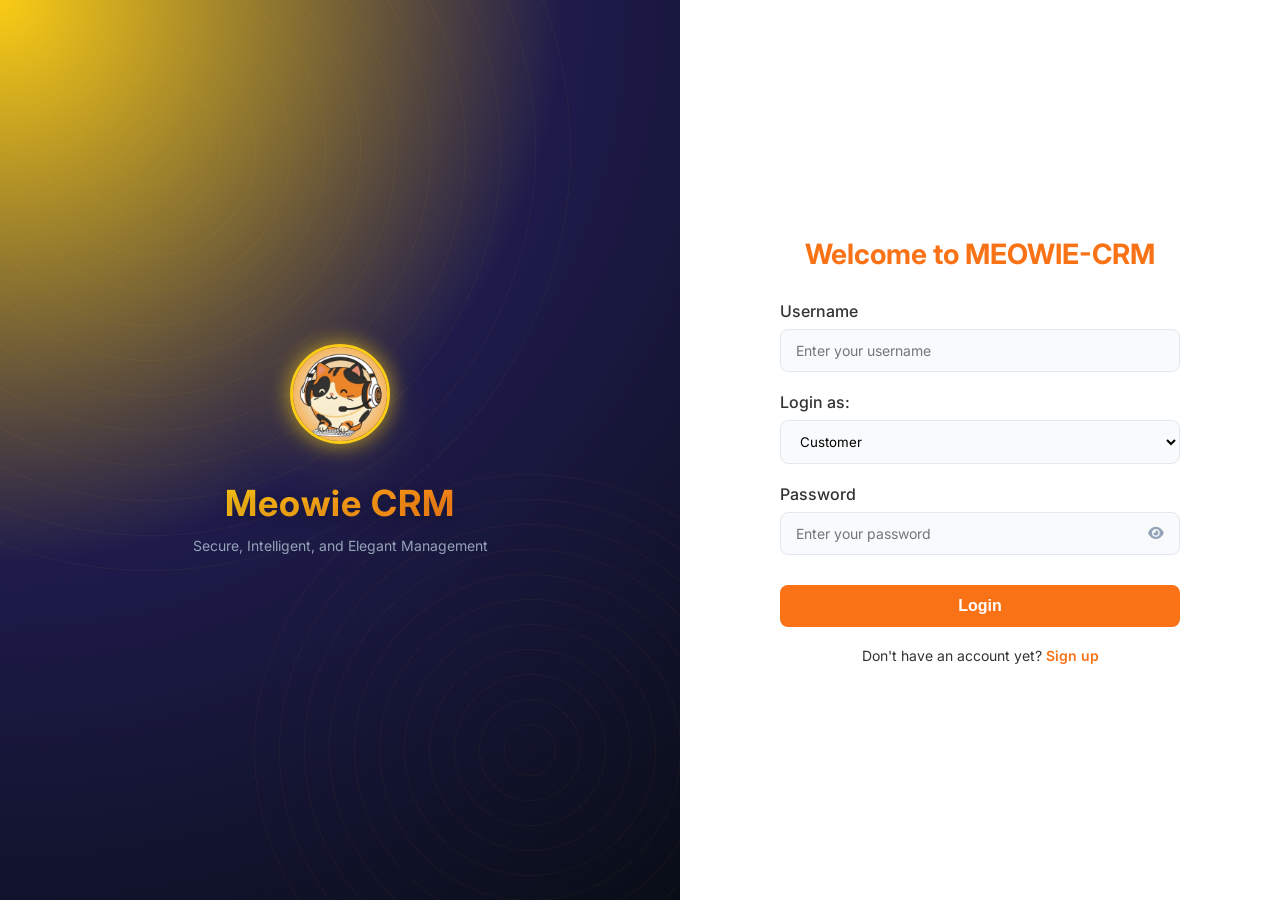
<file: customer.html>
<!DOCTYPE html>
<html lang="en">
<head>
    <meta charset="UTF-8">
    <meta name="viewport" content="width=device-width, initial-scale=1.0">
    <title>Critiq - Customer View</title>
    <link href="https://fonts.googleapis.com/css2?family=Inter:wght@400;500;600;700&display=swap" rel="stylesheet">
    <link rel="stylesheet" href="https://cdnjs.cloudflare.com/ajax/libs/font-awesome/6.4.0/css/all.min.css">
    <link rel="stylesheet" href="customer.css">
</head>
<body class="customer-body">

    <div class="mobile-frame">

        <div class="customer-header">
            <div class="responsive-container header-flex">
                <div style="display: flex; align-items: center; gap: 8px; flex-shrink: 0;">
                    <img src="logo.jpg" alt="MEOWIE-CRM Logo" style="width: 30px; height: 30px; border-radius: 50%; object-fit: cover; border: 1.5px solid var(--customer-accent);">
                    <span style="font-weight: 700; font-size: 13px; color: var(--customer-text); letter-spacing: 0.5px;">MEOWIE-CRM</span>
                </div>
                <input type="text" class="search-bar-mobile" placeholder="Search">
            </div>
        </div>

        <div class="mobile-content">
            
            <!-- Home Tab -->
            <div id="tab-home" class="mobile-tab-content active">
                <div class="responsive-container">
                    <div style="background-color: #eef0f2; border-radius: 12px; padding: 20px; margin-bottom: 20px; display: flex; justify-content: space-between; align-items: center;">
                        <div>
                            <h2 style="margin: 0; font-size: 18px;">New Fruit</h2>
                        </div>
                        <div style="font-size: 40px;">🍐</div>
                    </div>

                    <div class="section-title">
                        <span>Categories</span>
                        <i class="fa-solid fa-chevron-right" style="font-size: 12px; color: var(--customer-muted);"></i>
                    </div>
                    <div class="categories-list">
                        <div class="category-item">
                            <div class="category-icon">🍋</div>
                            <span class="category-name">Fruit</span>
                        </div>
                        <div class="category-item">
                            <div class="category-icon">🥗</div>
                            <span class="category-name">Vegetable</span>
                        </div>
                        <div class="category-item">
                            <div class="category-icon">🥖</div>
                            <span class="category-name">Bread</span>
                        </div>
                        <div class="category-item">
                            <div class="category-icon">🍄</div>
                            <span class="category-name">Mushroom</span>
                        </div>
                    </div>

                    <div class="section-title">
                        <span>Products</span>
                        <i class="fa-solid fa-chevron-right" style="font-size: 12px; color: var(--customer-muted);"></i>
                    </div>
                    <div class="products-grid">
                        <div class="product-card">
                            <div class="product-img" style="background-image: url('sugar_beets.jpg');"></div>
                            <div style="font-size: 11px; color: var(--customer-muted);">Sweet Veggies</div>
                            <div class="product-title">Sugar beet</div>
                            <div class="product-price">$10.99</div>
                        </div>
                        <div class="product-card">
                            <div class="product-img" style="background-image: url('mushroom.jfif    ');"></div>
                            <div style="font-size: 11px; color: var(--customer-muted);">Good Mushroom</div>
                            <div class="product-title">Mushroom</div>
                            <div class="product-price">$10.99</div>
                        </div>
                    </div>
                </div>
            </div>

            <!-- Orders Tab -->
            <div id="tab-orders" class="mobile-tab-content">
                <div class="responsive-container">
                    <div class="section-title">Order #482731</div>
                    <div style="background: var(--customer-card); border-radius: 12px; padding: 15px; border: 1px solid var(--customer-border);">
                        <div style="display: flex; justify-content: space-between; margin-bottom: 10px;">
                            <span style="color: var(--customer-muted);">Date:</span>
                            <span>14/05/2026</span>
                        </div>
                        <div style="display: flex; justify-content: space-between; margin-bottom: 10px;">
                            <span style="color: var(--customer-muted);">Status:</span>
                            <span style="color: #ea580c; font-weight: bold;">Delayed</span>
                        </div>
                        <div style="display: flex; justify-content: space-between; margin-bottom: 10px;">
                            <span style="color: var(--customer-muted);">Total:</span>
                            <span style="font-weight: bold;">$45.97</span>
                        </div>
                        <hr style="border: none; border-top: 1px solid var(--customer-border); margin: 15px 0;">
                        <div style="text-align: center; font-size: 13px; color: var(--customer-muted);">
                            Need help with this order? Use the support tab.
                        </div>
                    </div>
                </div>
            </div>

            <!-- Chat Tab -->
            <div id="tab-chat" class="mobile-tab-content">
                <div class="responsive-container chat-layout-container">
                    <div class="chat-bot-header" style="display: flex; align-items: center; gap: 10px;">
                        <img src="logo.jpg" alt="Support Avatar" style="width: 36px; height: 36px; border-radius: 50%; object-fit: cover; border: 2px solid var(--customer-accent);">
                        <div>
                            <div style="font-weight: 600; font-size: 14px;">Meowie Support</div>
                            <div style="font-size: 12px; color: #34c759;">Active</div>
                        </div>
                    </div>
                    
                    <div class="chat-messages-mobile" id="chat-messages-container">
                        <!-- Messages will appear here when the customer sends one -->
                    </div>
                    
                    <div class="chat-input-mobile">
                        <input type="text" id="mobile-chat-input" placeholder="Message...">
                    </div>
                </div>
            </div>

            <!-- Profile Tab -->
            <div id="tab-profile" class="mobile-tab-content">
                <div class="responsive-container">
                    <!-- Main Profile Menu -->
                    <div id="profile-main-menu">
                        <div class="profile-header-card">
                            <div class="avatar-circle">👤</div>
                            <h2 class="profile-greeting" id="profile-greeting-text">Hey, Customer!</h2>
                            <p class="profile-sub">Welcome back to Meowie CRM</p>
                        </div>

                        <div class="profile-menu-list">
                            <div class="profile-menu-item" id="btn-personal-info">
                                <div class="menu-item-left">
                                    <span class="menu-icon"><i class="fa-regular fa-id-card"></i></span>
                                    <span class="menu-label">Personal info</span>
                                </div>
                                <i class="fa-solid fa-chevron-right menu-arrow"></i>
                            </div>
                            <div class="profile-menu-item" id="btn-dark-mode">
                                <div class="menu-item-left">
                                    <span class="menu-icon"><i class="fa-solid fa-moon"></i></span>
                                    <span class="menu-label">Dark Mode</span>
                                </div>
                                <label class="switch">
                                    <input type="checkbox" id="customer-dark-mode-toggle">
                                    <span class="slider"></span>
                                </label>
                            </div>
                            <div class="profile-menu-item logout-menu-item" id="btn-logout-trigger">
                                <div class="menu-item-left">
                                    <span class="menu-icon"><i class="fa-solid fa-arrow-right-from-bracket"></i></span>
                                    <span class="menu-label">Log out</span>
                                </div>
                                <i class="fa-solid fa-chevron-right menu-arrow"></i>
                            </div>
                        </div>
                    </div>

                    <!-- Personal Info Sub-Page -->
                    <div id="profile-details" class="hidden">
                        <div class="profile-detail-header">
                            <button id="btn-back-to-profile" class="back-btn-profile">
                                <i class="fa-solid fa-chevron-left"></i>
                            </button>
                            <h3>Personal info</h3>
                        </div>

                        <div class="detail-card">
                            <div class="detail-field">
                                <label>Name</label>
                                <div class="detail-value" id="info-name">John Doe</div>
                            </div>
                            <div class="detail-field">
                                <label>Role</label>
                                <div class="detail-value" id="info-role">Customer</div>
                            </div>
                            <div class="detail-field">
                                <label>Password</label>
                                <div class="detail-value-wrapper">
                                    <input type="password" id="info-password" value="********" readonly>
                                    <button id="btn-toggle-password" class="toggle-pwd-btn">
                                        <i class="fa-regular fa-eye"></i>
                                    </button>
                                </div>
                            </div>
                        </div>
                    </div>
                </div>
            </div>

        </div>

        <!-- Logout Confirmation Modal (Overlay) -->
        <div id="logout-confirm-modal" class="modal-overlay hidden">
            <div class="modal-card">
                <h3>Are you sure you want to log out?</h3>
                <div class="modal-buttons">
                    <button id="btn-confirm-logout" class="modal-btn btn-secondary">Log me out</button>
                    <button id="btn-cancel-logout" class="modal-btn btn-primary">Stay logged in</button>
                </div>
            </div>
        </div>

        <div class="bottom-nav">
            <div class="bottom-nav-content">
                <button class="nav-tab active" data-target="tab-home">
                    <i class="fa-solid fa-house"></i>
                </button>
                <button class="nav-tab" data-target="tab-orders">
                    <i class="fa-solid fa-receipt"></i>
                </button>
                <button class="nav-tab" data-target="tab-chat">
                    <i class="fa-regular fa-comment-dots"></i>
                </button>
                <button class="nav-tab" data-target="tab-profile">
                    <i class="fa-regular fa-user"></i>
                </button>
            </div>
        </div>
    </div>

    <script src="customer.js"></script>
</body>
</html>
</file>
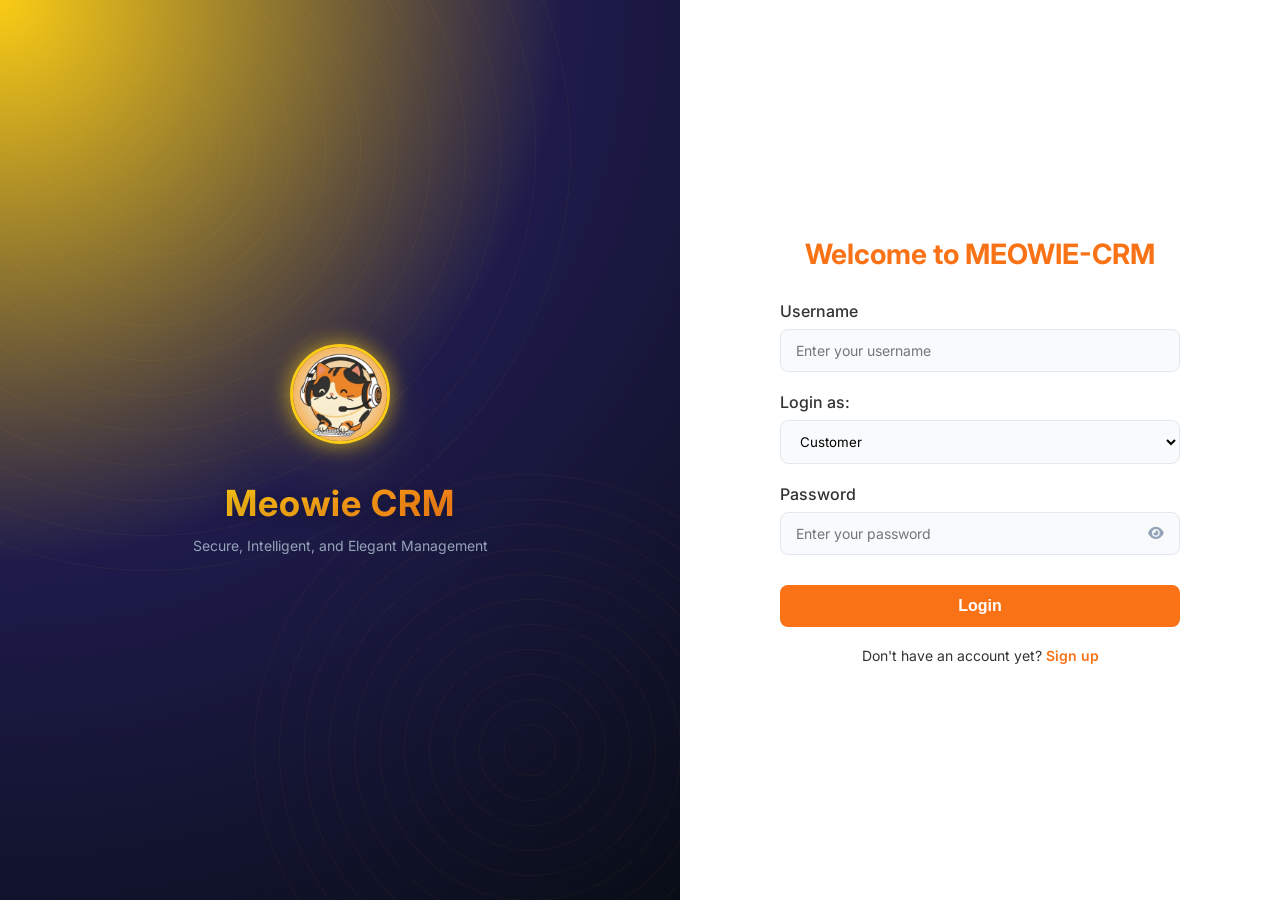
<file: login.html>
<!DOCTYPE html>
<html lang="en">
<head>
    <meta charset="UTF-8">
    <meta name="viewport" content="width=device-width, initial-scale=1.0">
    <title>Login - Meowie CRM</title>
    <link rel="stylesheet" href="https://cdnjs.cloudflare.com/ajax/libs/font-awesome/6.4.0/css/all.min.css">
    <link rel="stylesheet" href="auth.css">
</head>
<body>
    <div class="auth-left">
        <div class="brand-container">
            <div class="brand-glow"></div>
            <div class="brand-logo" style="margin-bottom: 20px;">
                <img src="logo.jpg" alt="MEOWIE-CRM" style="width: 100px; height: 100px; border-radius: 50%; object-fit: cover; border: 3px solid #facc15; box-shadow: 0 0 20px rgba(250, 204, 21, 0.4); animation: floating 3s ease-in-out infinite;">
            </div>
            <h2 class="brand-name">Meowie CRM</h2>
            <p class="brand-tagline">Secure, Intelligent, and Elegant Management</p>
        </div>
    </div>
    
    <div class="auth-right">
        <div class="auth-form-container">
            <h1 class="auth-title">Welcome to MEOWIE-CRM</h1>
            
            <form id="login-form">
                <div id="error-message" style="color: red; margin-bottom: 10px; display: none;"></div>
                <div class="form-group">
                    <label for="username">Username</label>
                    <input type="text" id="username" name="username" placeholder="Enter your username" required>
                </div>
                
                <div class="form-group">
                    <label for="role">Login as:</label>
                    <select id="login-role" style="width: 100%; padding: 12px 15px; border: 1px solid var(--auth-border); border-radius: 8px; background-color: var(--auth-input-bg); font-family: var(--font-family); outline: none;">
                        <option value="customer">Customer</option>
                        <option value="manager">Manager</option>
                    </select>
                </div>
                
                <div class="form-group">
                    <label for="password">Password</label>
                    <div class="password-wrapper">
                        <input type="password" id="password" name="password" placeholder="Enter your password" required>
                        <button type="button" class="password-toggle-btn" onclick="togglePasswordVisibility('password', this)">
                            <i class="fa-solid fa-eye"></i>
                        </button>
                    </div>
                </div>
                
                <button type="submit" class="auth-btn">Login</button>
            </form>
            
            <div class="auth-links">
                <span>Don't have an account yet? </span>
                <a href="signup.html">Sign up</a>
            </div>
        </div>
    </div>

    <script>
        document.getElementById('login-form').addEventListener('submit', async (e) => {
            e.preventDefault();
            const username = document.getElementById('username').value;
            const password = document.getElementById('password').value;
            const selectedRole = document.getElementById('login-role').value;
            const errorMsg = document.getElementById('error-message');
            
            try {
                const response = await fetch('/api/login', {
                    method: 'POST',
                    headers: { 'Content-Type': 'application/json' },
                    body: JSON.stringify({ username, password })
                });
                
                const data = await response.json();
                
                if (response.ok) {
                    localStorage.setItem('token', data.token);
                    localStorage.setItem('role', selectedRole); // Override with selected role
                    localStorage.setItem('username', username);
                    localStorage.setItem('password', password);
                    if (data.department) localStorage.setItem('department', data.department);
                    else localStorage.removeItem('department');
                    
                    if (selectedRole === 'manager') {
                        window.location.href = 'index.html';
                    } else {
                        window.location.href = 'customer.html';
                    }
                } else {
                    errorMsg.textContent = data.error || 'Login failed';
                    errorMsg.style.display = 'block';
                }
            } catch (err) {
                errorMsg.textContent = 'Server error. Is the backend running?';
                errorMsg.style.display = 'block';
            }
        });
        function togglePasswordVisibility(fieldId, btn) {
            const field = document.getElementById(fieldId);
            const icon = btn.querySelector('i');
            if (field.type === 'password') {
                field.type = 'text';
                icon.classList.remove('fa-eye');
                icon.classList.add('fa-eye-slash');
            } else {
                field.type = 'password';
                icon.classList.remove('fa-eye-slash');
                icon.classList.add('fa-eye');
            }
        }
    </script>
</body>
</html>
</file>
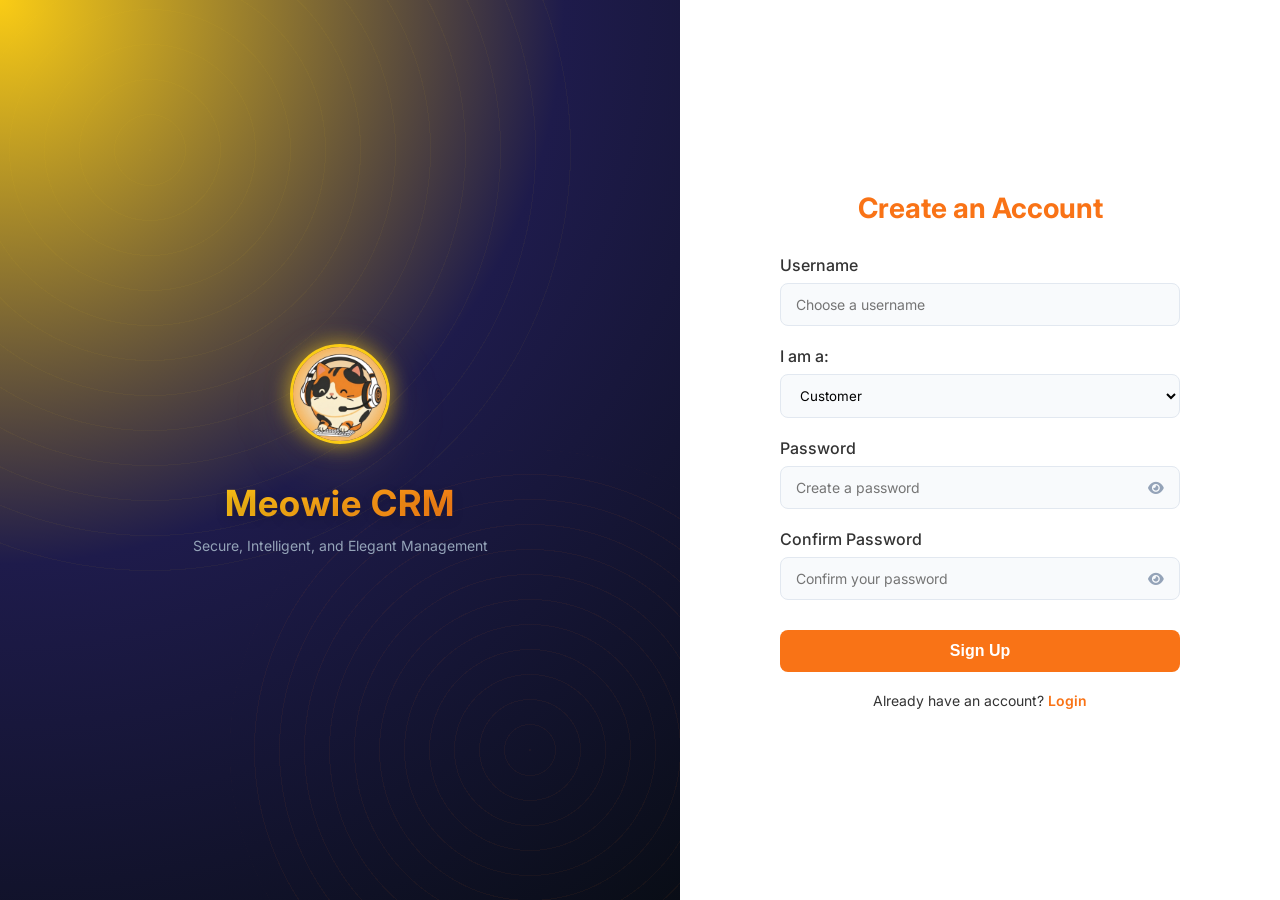
<file: signup.html>
<!DOCTYPE html>
<html lang="en">
<head>
    <meta charset="UTF-8">
    <meta name="viewport" content="width=device-width, initial-scale=1.0">
    <title>Sign Up - Meowie CRM</title>
    <link rel="stylesheet" href="https://cdnjs.cloudflare.com/ajax/libs/font-awesome/6.4.0/css/all.min.css">
    <link rel="stylesheet" href="auth.css">
</head>
<body>
    <div class="auth-left">
        <div class="brand-container">
            <div class="brand-glow"></div>
            <div class="brand-logo" style="margin-bottom: 20px;">
                <img src="logo.jpg" alt="MEOWIE-CRM" style="width: 100px; height: 100px; border-radius: 50%; object-fit: cover; border: 3px solid #facc15; box-shadow: 0 0 20px rgba(250, 204, 21, 0.4); animation: floating 3s ease-in-out infinite;">
            </div>
            <h2 class="brand-name">Meowie CRM</h2>
            <p class="brand-tagline">Secure, Intelligent, and Elegant Management</p>
        </div>
    </div>
    
    <div class="auth-right">
        <div class="auth-form-container">
            <h1 class="auth-title">Create an Account</h1>
            
            <form id="signup-form">
                <div id="error-message" style="color: red; margin-bottom: 10px; display: none;"></div>
                <div class="form-group">
                    <label for="username">Username</label>
                    <input type="text" id="username" name="username" placeholder="Choose a username" required>
                </div>
                
                <div class="form-group">
                    <label for="role">I am a:</label>
                    <select id="role" name="role" style="width: 100%; padding: 12px 15px; border: 1px solid var(--auth-border); border-radius: 8px; background-color: var(--auth-input-bg); font-family: var(--font-family); outline: none;" onchange="toggleDepartment()">
                        <option value="customer">Customer</option>
                        <option value="manager">Manager</option>
                    </select>
                </div>
                
                <div class="form-group" id="department-group" style="display: none;">
                    <label for="department">Select your department</label>
                    <select id="department" name="department" style="width: 100%; padding: 12px 15px; border: 1px solid var(--auth-border); border-radius: 8px; background-color: var(--auth-input-bg); font-family: var(--font-family); outline: none;">
                        <option value="Logistics">Logistics</option>
                        <option value="Quality Assurance">Quality Assurance</option>
                        <option value="Finance">Finance</option>
                        <option value="IT support">IT support</option>
                        <option value="CRM manager">CRM manager</option>
                        <option value="Head of Manager">Head of Manager</option>
                    </select>
                </div>
                
                 <div class="form-group">
                    <label for="password">Password</label>
                    <div class="password-wrapper">
                        <input type="password" id="password" name="password" placeholder="Create a password" required>
                        <button type="button" class="password-toggle-btn" onclick="togglePasswordVisibility('password', this)">
                            <i class="fa-solid fa-eye"></i>
                        </button>
                    </div>
                </div>

                <div class="form-group">
                    <label for="confirm-password">Confirm Password</label>
                    <div class="password-wrapper">
                        <input type="password" id="confirm-password" name="confirm-password" placeholder="Confirm your password" required>
                        <button type="button" class="password-toggle-btn" onclick="togglePasswordVisibility('confirm-password', this)">
                            <i class="fa-solid fa-eye"></i>
                        </button>
                    </div>
                </div>
                
                <button type="submit" class="auth-btn">Sign Up</button>
            </form>
            
            <div class="auth-links">
                <span>Already have an account? </span>
                <a href="login.html">Login</a>
            </div>
        </div>
    </div>

    <script>
        document.getElementById('signup-form').addEventListener('submit', async (e) => {
            e.preventDefault();
            const username = document.getElementById('username').value;
            const password = document.getElementById('password').value;
            const confirmPassword = document.getElementById('confirm-password').value;
            const role = document.getElementById('role').value;
            const department = document.getElementById('department').value;
            const errorMsg = document.getElementById('error-message');
            
            if (password !== confirmPassword) {
                errorMsg.textContent = "Passwords do not match!";
                errorMsg.style.display = 'block';
                return;
            }

            try {
                const response = await fetch('/api/signup', {
                    method: 'POST',
                    headers: { 'Content-Type': 'application/json' },
                    body: JSON.stringify({ username, password, role, department })
                });
                
                const data = await response.json();
                
                if (response.ok) {
                    alert('Sign up successful! Please log in.');
                    window.location.href = 'login.html';
                } else {
                    errorMsg.textContent = data.error || 'Sign up failed';
                    errorMsg.style.display = 'block';
                }
            } catch (err) {
                errorMsg.textContent = 'Server error. Is the backend running?';
                errorMsg.style.display = 'block';
            }
        });
        function toggleDepartment() {
            const role = document.getElementById('role').value;
            const deptGroup = document.getElementById('department-group');
            if (role === 'manager') {
                deptGroup.style.display = 'block';
            } else {
                deptGroup.style.display = 'none';
            }
        }
        function togglePasswordVisibility(fieldId, btn) {
            const field = document.getElementById(fieldId);
            const icon = btn.querySelector('i');
            if (field.type === 'password') {
                field.type = 'text';
                icon.classList.remove('fa-eye');
                icon.classList.add('fa-eye-slash');
            } else {
                field.type = 'password';
                icon.classList.remove('fa-eye-slash');
                icon.classList.add('fa-eye');
            }
        }
    </script>
</body>
</html>
</file>
<file: customer.css>
:root {
    --customer-bg: #FFFB99;
    --customer-card: #ffffff;
    --customer-text: #1a1a1a;
    --customer-muted: #8e8e93;
    --customer-accent: #34c759;
    --customer-border: #e5e5ea;
    --font-family: 'Inter', -apple-system, sans-serif;
}

body.customer-body {
    background-color: #FFFB99;
    background-image: linear-gradient(135deg, rgba(0,0,0,0.03) 25%, transparent 25%),
                      linear-gradient(225deg, rgba(0,0,0,0.03) 25%, transparent 25%),
                      linear-gradient(45deg, rgba(0,0,0,0.03) 25%, transparent 25%),
                      linear-gradient(315deg, rgba(0,0,0,0.03) 25%, transparent 25%);
    background-position: 10px 0, 10px 0, 0 0, 0 0;
    background-size: 20px 20px;
    background-repeat: repeat;
    min-height: 100vh;
    margin: 0;
    font-family: var(--font-family);
}

/* Responsive App Frame */
.mobile-frame {
    width: 100%;
    height: 100vh;
    background-color: var(--customer-bg);
    background-image: linear-gradient(135deg, rgba(0,0,0,0.02) 25%, transparent 25%),
                      linear-gradient(225deg, rgba(0,0,0,0.02) 25%, transparent 25%),
                      linear-gradient(45deg, rgba(0,0,0,0.02) 25%, transparent 25%),
                      linear-gradient(315deg, rgba(0,0,0,0.02) 25%, transparent 25%);
    background-position: 10px 0, 10px 0, 0 0, 0 0;
    background-size: 20px 20px;
    background-repeat: repeat;
    position: relative;
    overflow: hidden;
    display: flex;
    flex-direction: column;
    color: var(--customer-text);
}



/* Responsive Design Utilities */
.responsive-container {
    width: 100%;
    max-width: 800px;
    margin: 0 auto;
    padding: 0 20px;
    box-sizing: border-box;
}

/* Header */
.customer-header {
    background-color: var(--customer-bg);
    border-bottom: 1px solid var(--customer-border);
    width: 100%;
    z-index: 10;
}

.header-flex {
    display: flex;
    align-items: center;
    justify-content: space-between;
    padding: 12px 0;
    gap: 12px;
}

.search-bar-mobile {
    width: 100%;
    max-width: 300px; /* Limit search bar width on wide screens */
    padding: 8px 15px;
    background-color: #eef0f2;
    border-radius: 10px;
    border: none;
    font-family: var(--font-family);
    outline: none;
}

/* Content Area */
.mobile-content {
    flex: 1;
    overflow-y: auto;
    padding: 10px 20px;
    padding-bottom: 80px; /* Space for bottom nav */
}

/* Categories & Products (Home Tab) */
.section-title {
    font-size: 16px;
    font-weight: 600;
    margin: 20px 0 15px;
    display: flex;
    justify-content: space-between;
    align-items: center;
    color: var(--customer-text);
}

.categories-list {
    display: flex;
    gap: 15px;
    overflow-x: auto;
    padding-bottom: 10px;
}

.category-item {
    display: flex;
    flex-direction: column;
    align-items: center;
    min-width: 60px;
}

.category-icon {
    width: 60px;
    height: 60px;
    border-radius: 50%;
    background-color: #eef0f2;
    display: flex;
    justify-content: center;
    align-items: center;
    margin-bottom: 8px;
    font-size: 24px;
}

.category-name {
    font-size: 12px;
    color: var(--customer-text);
}

.products-grid {
    display: grid;
    grid-template-columns: repeat(auto-fill, minmax(180px, 1fr));
    gap: 15px;
}

.product-card {
    background-color: var(--customer-card);
    border-radius: 12px;
    padding: 10px;
    box-shadow: 0 2px 10px rgba(0,0,0,0.02);
}

.product-img {
    width: 100%;
    height: 120px;
    background-color: #eef0f2;
    border-radius: 8px;
    margin-bottom: 10px;
    background-size: cover;
    background-position: center;
}

.product-title {
    font-size: 13px;
    font-weight: 500;
    margin-bottom: 4px;
    color: var(--customer-text);
}

.product-price {
    font-size: 14px;
    font-weight: 700;
    color: var(--customer-text);
}

/* Chat Support Tab */
.chat-bot-header {
    display: flex;
    align-items: center;
    gap: 10px;
    padding-bottom: 15px;
    border-bottom: 1px solid var(--customer-border);
}

.chat-bot-avatar {
    width: 36px;
    height: 36px;
    border-radius: 50%;
    background-color: #eab308; /* Yellow/orange for Meowie */
    display: flex;
    justify-content: center;
    align-items: center;
    font-size: 18px;
}

#tab-chat.active {
    display: flex;
    flex-direction: column;
    height: calc(100vh - 145px); /* 100vh minus header and bottom-nav heights */
}

.chat-layout-container {
    display: flex;
    flex-direction: column;
    height: 100%;
    width: 100%;
    box-sizing: border-box;
}

.chat-messages-mobile {
    display: flex;
    flex-direction: column;
    gap: 10px;
    margin-top: 15px;
    flex: 1; /* Take up all remaining space */
    min-height: 0;
    overflow-y: auto;
    padding-bottom: 20px;
}

.msg-mobile {
    max-width: 80%;
    padding: 12px 16px;
    border-radius: 16px;
    font-size: 14px;
    line-height: 1.4;
}

.msg-mobile.outgoing {
    align-self: flex-end;
    background-color: #000;
    color: #fff;
    border-bottom-right-radius: 4px;
}

.msg-mobile.incoming {
    align-self: flex-start;
    background-color: #eef0f2;
    color: var(--customer-text);
    border-bottom-left-radius: 4px;
}

.chat-input-mobile {
    background-color: var(--customer-bg);
    padding: 16px 0;
    display: flex;
    width: 100%;
    box-sizing: border-box;
}

.chat-input-mobile input {
    flex: 1;
    padding: 18px 24px; /* 2x height and width spacing */
    border-radius: 28px;
    border: 1.5px solid var(--customer-border);
    outline: none;
    font-size: 16px; /* Larger text */
    box-shadow: 0 4px 12px rgba(0,0,0,0.03);
    transition: all 0.25s ease;
}

.chat-input-mobile input:focus {
    border-color: var(--customer-accent);
    box-shadow: 0 4px 18px rgba(52, 199, 89, 0.12);
    background-color: #ffffff;
}

/* Bottom Nav */
.bottom-nav {
    position: absolute;
    bottom: 0;
    left: 0;
    right: 0;
    height: 80px;
    background-color: var(--customer-card);
    border-top: 1px solid var(--customer-border);
    display: flex;
    justify-content: center;
    align-items: center;
    padding-bottom: 15px; /* For iPhone home bar */
    z-index: 20;
}

.bottom-nav-content {
    display: flex;
    justify-content: space-around;
    align-items: center;
    width: 100%;
    max-width: 600px; /* Restrict width of bottom tab icons on desktop */
}

.nav-tab {
    display: flex;
    flex-direction: column;
    align-items: center;
    color: var(--customer-muted);
    text-decoration: none;
    font-size: 10px;
    gap: 4px;
    background: none;
    border: none;
    cursor: pointer;
}

.nav-tab.active {
    color: #000;
}

.nav-tab i {
    font-size: 22px;
}

/* Tab Switching Logic */
.mobile-tab-content {
    display: none;
}
.mobile-tab-content.active {
    display: block;
    animation: fadeIn 0.2s ease-in;
}

@keyframes fadeIn {
    from { opacity: 0; }
    to { opacity: 1; }
}

/* Profile Tab Styles */
.profile-header-card {
    background: linear-gradient(135deg, var(--customer-accent), #28a745);
    border-radius: 16px;
    padding: 24px;
    margin-bottom: 20px;
    color: #ffffff;
    display: flex;
    flex-direction: column;
    align-items: center;
    text-align: center;
    box-shadow: 0 8px 20px rgba(52, 199, 89, 0.15);
}

.avatar-circle {
    width: 70px;
    height: 70px;
    border-radius: 50%;
    background-color: rgba(255, 255, 255, 0.2);
    display: flex;
    justify-content: center;
    align-items: center;
    font-size: 32px;
    margin-bottom: 12px;
    border: 2px solid #ffffff;
}

.profile-greeting {
    margin: 0 0 4px 0;
    font-size: 20px;
    font-weight: 700;
}

.profile-sub {
    margin: 0;
    font-size: 13px;
    opacity: 0.9;
}

.profile-menu-list {
    background-color: var(--customer-card);
    border-radius: 16px;
    border: 1px solid var(--customer-border);
    overflow: hidden;
    margin-bottom: 20px;
}

.profile-menu-item {
    display: flex;
    justify-content: space-between;
    align-items: center;
    padding: 16px 20px;
    cursor: pointer;
    transition: background-color 0.2s;
    border-bottom: 1px solid var(--customer-border);
}

.profile-menu-item:last-child {
    border-bottom: none;
}

.profile-menu-item:hover {
    background-color: #f6f8fa;
}

.menu-item-left {
    display: flex;
    align-items: center;
    gap: 15px;
}

.menu-icon {
    font-size: 18px;
    color: var(--customer-accent);
    width: 24px;
    display: flex;
    justify-content: center;
}

.logout-menu-item .menu-icon {
    color: #e53e3e;
}

.logout-menu-item {
    color: #e53e3e;
}

.logout-menu-item:hover {
    background-color: #fff5f5;
}

.menu-label {
    font-size: 15px;
    font-weight: 500;
    color: var(--customer-text);
}

.menu-arrow {
    font-size: 12px;
    color: var(--customer-muted);
}

/* Personal Info Detail Sub-Page */
.profile-detail-header {
    display: flex;
    align-items: center;
    gap: 15px;
    margin-bottom: 20px;
    padding-bottom: 10px;
    border-bottom: 1px solid var(--customer-border);
}

.back-btn-profile {
    background: none;
    border: none;
    font-size: 18px;
    color: var(--customer-accent);
    cursor: pointer;
    padding: 5px;
    display: flex;
    align-items: center;
    justify-content: center;
}

.profile-detail-header h3 {
    margin: 0;
    font-size: 18px;
    font-weight: 600;
}

.detail-card {
    background-color: var(--customer-card);
    border-radius: 16px;
    border: 1px solid var(--customer-border);
    padding: 20px;
}

.detail-field {
    margin-bottom: 16px;
}

.detail-field:last-child {
    margin-bottom: 0;
}

.detail-field label {
    display: block;
    font-size: 12px;
    color: var(--customer-muted);
    font-weight: 600;
    text-transform: uppercase;
    margin-bottom: 6px;
}

.detail-value {
    font-size: 15px;
    font-weight: 500;
    color: var(--customer-text);
    padding: 10px 0;
    border-bottom: 1px solid var(--customer-border);
}

.detail-value-wrapper {
    display: flex;
    justify-content: space-between;
    align-items: center;
    border-bottom: 1px solid var(--customer-border);
}

.detail-value-wrapper input {
    border: none;
    background: none;
    padding: 10px 0;
    font-size: 15px;
    font-weight: 500;
    color: var(--customer-text);
    outline: none;
    flex: 1;
    font-family: inherit;
}

.toggle-pwd-btn {
    background: none;
    border: none;
    color: var(--customer-muted);
    cursor: pointer;
    padding: 10px;
    font-size: 16px;
}

.toggle-pwd-btn:hover {
    color: var(--customer-accent);
}

/* Logout Modal Styles */
.modal-overlay {
    position: absolute;
    top: 0;
    left: 0;
    right: 0;
    bottom: 0;
    background-color: rgba(0, 0, 0, 0.4);
    backdrop-filter: blur(4px);
    display: flex;
    justify-content: center;
    align-items: center;
    z-index: 100;
    opacity: 1;
    transition: opacity 0.25s ease;
}

.modal-overlay.hidden {
    display: none !important;
    opacity: 0;
}

.modal-card {
    background-color: var(--customer-card);
    width: 85%;
    max-width: 320px;
    border-radius: 20px;
    padding: 24px;
    box-shadow: 0 10px 30px rgba(0,0,0,0.15);
    text-align: center;
    animation: scaleUp 0.25s cubic-bezier(0.34, 1.56, 0.64, 1);
}

@keyframes scaleUp {
    from { transform: scale(0.9); opacity: 0; }
    to { transform: scale(1); opacity: 1; }
}

.modal-card h3 {
    margin: 0 0 20px 0;
    font-size: 16px;
    font-weight: 600;
    color: var(--customer-text);
    line-height: 1.4;
}

.modal-buttons {
    display: flex;
    gap: 12px;
}

.modal-btn {
    flex: 1;
    padding: 12px;
    border-radius: 12px;
    font-size: 14px;
    font-weight: 600;
    cursor: pointer;
    border: none;
    transition: all 0.2s;
}

.modal-btn.btn-secondary {
    background-color: #ffffff;
    border: 1.5px solid var(--customer-accent);
    color: var(--customer-accent);
}

.modal-btn.btn-secondary:hover {
    background-color: rgba(52, 199, 89, 0.05);
}

.modal-btn.btn-primary {
    background-color: var(--customer-accent);
    color: #ffffff;
}

.modal-btn.btn-primary:hover {
    background-color: #2bb04c;
}

.hidden {
    display: none !important;
}

/* iOS Toggle Switch */
.switch {
  position: relative;
  display: inline-block;
  width: 44px;
  height: 24px;
  flex-shrink: 0;
}
.switch input {
  opacity: 0;
  width: 0;
  height: 0;
}
.slider {
  position: absolute;
  cursor: pointer;
  top: 0; left: 0; right: 0; bottom: 0;
  background-color: #ccc;
  transition: .4s;
  border-radius: 24px;
}
.slider:before {
  position: absolute;
  content: "";
  height: 18px;
  width: 18px;
  left: 3px;
  bottom: 3px;
  background-color: white;
  transition: .4s;
  border-radius: 50%;
}
input:checked + .slider {
  background-color: var(--customer-accent);
}
input:checked + .slider:before {
  transform: translateX(20px);
}

/* Dark Theme Overrides */
.mobile-frame.dark-theme {
    --customer-bg: #121212 !important;
    --customer-card: #1c1c1e !important;
    --customer-text: #ffffff !important;
    --customer-muted: #8e8e93 !important;
    --customer-border: #2c2c2e !important;
    background-color: #121212 !important;
    background-image: linear-gradient(135deg, rgba(255,255,255,0.02) 25%, transparent 25%),
                      linear-gradient(225deg, rgba(255,255,255,0.02) 25%, transparent 25%),
                      linear-gradient(45deg, rgba(255,255,255,0.02) 25%, transparent 25%),
                      linear-gradient(315deg, rgba(255,255,255,0.02) 25%, transparent 25%) !important;
}
.mobile-frame.dark-theme .search-bar-mobile,
.mobile-frame.dark-theme .category-icon {
    background-color: #2c2c2e !important;
    color: #ffffff !important;
}
.mobile-frame.dark-theme .msg-mobile.incoming {
    background-color: #2c2c2e !important;
    color: #ffffff !important;
}
.mobile-frame.dark-theme .chat-input-mobile input {
    background-color: #1c1c1e !important;
    color: #ffffff !important;
    border-color: #2c2c2e !important;
}
.mobile-frame.dark-theme .profile-menu-item:hover {
    background-color: #2c2c2e !important;
}
.mobile-frame.dark-theme hr {
    border-color: #2c2c2e !important;
}
.mobile-frame.dark-theme .category-name {
    color: #ffffff !important;
}
.mobile-frame.dark-theme .chat-input-mobile {
    background-color: #121212 !important;
}
.mobile-frame.dark-theme .mobile-frame {
    background-color: #121212 !important;
}
.mobile-frame.dark-theme #tab-home .responsive-container > div:first-child {
    background-color: #1c1c1e !important;
    color: #ffffff !important;
    border: 1px solid #2c2c2e !important;
}
.mobile-frame.dark-theme .nav-tab.active {
    color: var(--customer-accent) !important;
}
.mobile-frame.dark-theme .profile-menu-item {
    border-bottom-color: #2c2c2e !important;
}
.mobile-frame.dark-theme .profile-menu-list {
    border-color: #2c2c2e !important;
}
.mobile-frame.dark-theme .modal-card {
    background-color: #1c1c1e !important;
    color: #ffffff !important;
}
.mobile-frame.dark-theme .modal-btn.btn-secondary {
    background-color: transparent !important;
}
</file>
<file: auth.css>
@import url('https://fonts.googleapis.com/css2?family=Inter:wght@400;500;600;700&display=swap');

:root {
    --auth-bg: #ffffff;
    --auth-accent: #f97316; /* Orange */
    --auth-text: #333333;
    --auth-input-bg: #f8fafc;
    --auth-border: #e2e8f0;
    --font-family: 'Inter', sans-serif;
}

* {
    margin: 0;
    padding: 0;
    box-sizing: border-box;
}

body {
    font-family: var(--font-family);
    background-color: var(--auth-bg);
    color: var(--auth-text);
    min-height: 100vh;
    display: flex;
}

/* Split Layout */
.auth-left {
    flex: 1;
    background: radial-gradient(circle at 0% 0%, #facc15 0%, #1e1b4b 50%, #090d16 100%); /* Yellow / Gold glow in top-left fading to deep space black */
    position: relative;
    overflow: hidden;
    display: flex;
    justify-content: center;
    align-items: center;
}

/* Concentric Circles 1 (Top Left) */
.auth-left::before {
    content: '';
    position: absolute;
    width: 900px;
    height: 900px;
    border-radius: 50%;
    background: repeating-radial-gradient(
        circle,
        rgba(250, 204, 21, 0.04),
        rgba(250, 204, 21, 0.04) 1px,
        transparent 1px,
        transparent 35px
    );
    top: -300px;
    left: -300px;
    z-index: 1;
    pointer-events: none;
}

/* Concentric Circles 2 (Bottom Right) */
.auth-left::after {
    content: '';
    position: absolute;
    width: 600px;
    height: 600px;
    border-radius: 50%;
    background: repeating-radial-gradient(
        circle,
        rgba(249, 115, 22, 0.05),
        rgba(249, 115, 22, 0.05) 1px,
        transparent 1px,
        transparent 25px
    );
    bottom: -150px;
    right: -150px;
    z-index: 1;
    pointer-events: none;
}

/* Brand Container Styles */
.brand-container {
    text-align: center;
    color: white;
    z-index: 5;
    position: relative;
    padding: 20px;
}

.brand-glow {
    position: absolute;
    width: 140px;
    height: 140px;
    background: radial-gradient(circle, rgba(250, 204, 21, 0.25) 0%, transparent 70%);
    top: 35%;
    left: 50%;
    transform: translate(-50%, -50%);
    filter: blur(25px);
    z-index: -1;
}

.brand-logo {
    font-size: 72px;
    margin-bottom: 20px;
    filter: drop-shadow(0 0 10px rgba(250, 204, 21, 0.3));
    animation: floating 3s ease-in-out infinite;
}

.brand-name {
    font-size: 36px;
    font-weight: 700;
    letter-spacing: 1px;
    background: linear-gradient(135deg, #facc15, #f97316);
    -webkit-background-clip: text;
    -webkit-text-fill-color: transparent;
    margin-bottom: 10px;
    text-shadow: 0 4px 12px rgba(0,0,0,0.15);
}

.brand-tagline {
    font-size: 14px;
    color: #94a3b8;
    max-width: 300px;
    margin: 0 auto;
    line-height: 1.5;
}

@keyframes floating {
    0%, 100% { transform: translateY(0); }
    50% { transform: translateY(-10px); }
}

.auth-right {
    flex: 1;
    max-width: 600px;
    display: flex;
    justify-content: center; /* Center horizontally within its space */
    align-items: center;     /* Center vertically */
    padding: 40px;
    background-color: var(--auth-bg);
    box-shadow: -10px 0 30px rgba(0,0,0,0.02);
}

.auth-form-container {
    width: 100%;
    max-width: 400px;
}

.auth-title {
    color: var(--auth-accent);
    font-size: 28px;
    font-weight: 700;
    margin-bottom: 30px;
    text-align: center;
}

.form-group {
    margin-bottom: 20px;
}

.form-group label {
    display: block;
    margin-bottom: 8px;
    font-weight: 500;
    color: var(--auth-text);
}

.form-group input {
    width: 100%;
    padding: 12px 15px;
    border: 1px solid var(--auth-border);
    border-radius: 8px;
    background-color: var(--auth-input-bg);
    font-family: var(--font-family);
    font-size: 14px;
    outline: none;
    transition: border-color 0.2s;
}

.form-group input:focus {
    border-color: var(--auth-accent);
}

.auth-btn {
    width: 100%;
    padding: 12px;
    background-color: var(--auth-accent);
    color: white;
    border: none;
    border-radius: 8px;
    font-size: 16px;
    font-weight: 600;
    cursor: pointer;
    transition: background-color 0.2s;
    margin-top: 10px;
}

.auth-btn:hover {
    background-color: #ea580c; /* Darker orange */
}

.auth-links {
    margin-top: 20px;
    text-align: center;
    font-size: 14px;
}

.auth-links a {
    color: var(--auth-accent);
    text-decoration: none;
    font-weight: 600;
}

.auth-links a:hover {
    text-decoration: underline;
}

/* Password Toggle Wrapper */
.password-wrapper {
    position: relative;
    width: 100%;
}
.password-wrapper input {
    padding-right: 40px !important;
}
.password-toggle-btn {
    position: absolute;
    right: 12px;
    top: 50%;
    transform: translateY(-50%);
    background: none;
    border: none;
    color: #94a3b8;
    cursor: pointer;
    font-size: 14px;
    padding: 4px;
    display: flex;
    align-items: center;
    justify-content: center;
    transition: color 0.15s;
    outline: none;
}
.password-toggle-btn:hover {
    color: var(--auth-accent);
}
</file>
